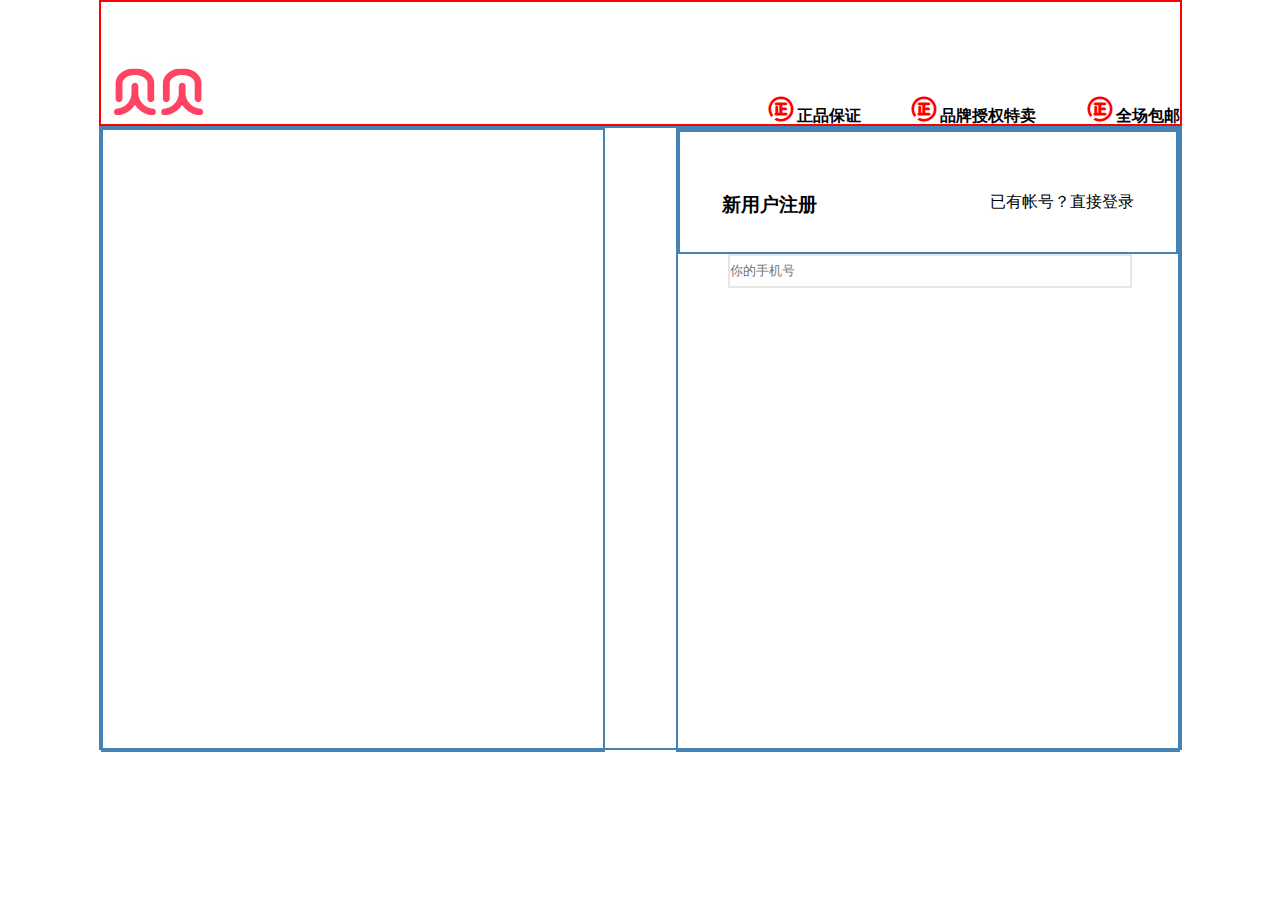
<file: index.html>
<!DOCTYPE html>
<html lang="en">

<head>
    <meta charset="UTF-8">
    <meta name="viewport" content="width=device-width, initial-scale=1.0">
    <meta http-equiv="X-UA-Compatible" content="ie=edge">
    <title>Document</title>
    <link rel="stylesheet" href="css/01.css">
    <link rel="stylesheet" href="./font/iconfont.css">

</head>

<body>
    <div class="header">
        <img src="./img/113f25eac3906f0d_114x60.jpg" alt="" srcset="">

        <div class="fr" id="youhead">
            <li><i class="iconfont icon-zhengban"></i>正品保证</li>
            <li><i class="iconfont icon-zhengban"></i>品牌授权特卖</li>
            <li><i class="iconfont icon-zhengban"></i>全场包邮</li>
        </div>

    </div>
    <div class="content">
        <div class="zuomain">

        </div>
        <div class="damain">
            <div class="main">
                <h3>新用户注册</h3>
                <span>已有帐号？直接登录</span>
            </div>
            <form action="">
                <input type="text" value="你的手机号" class="ipt">
            </form>
        </div>
    </div>
</body>

</html>
</file>
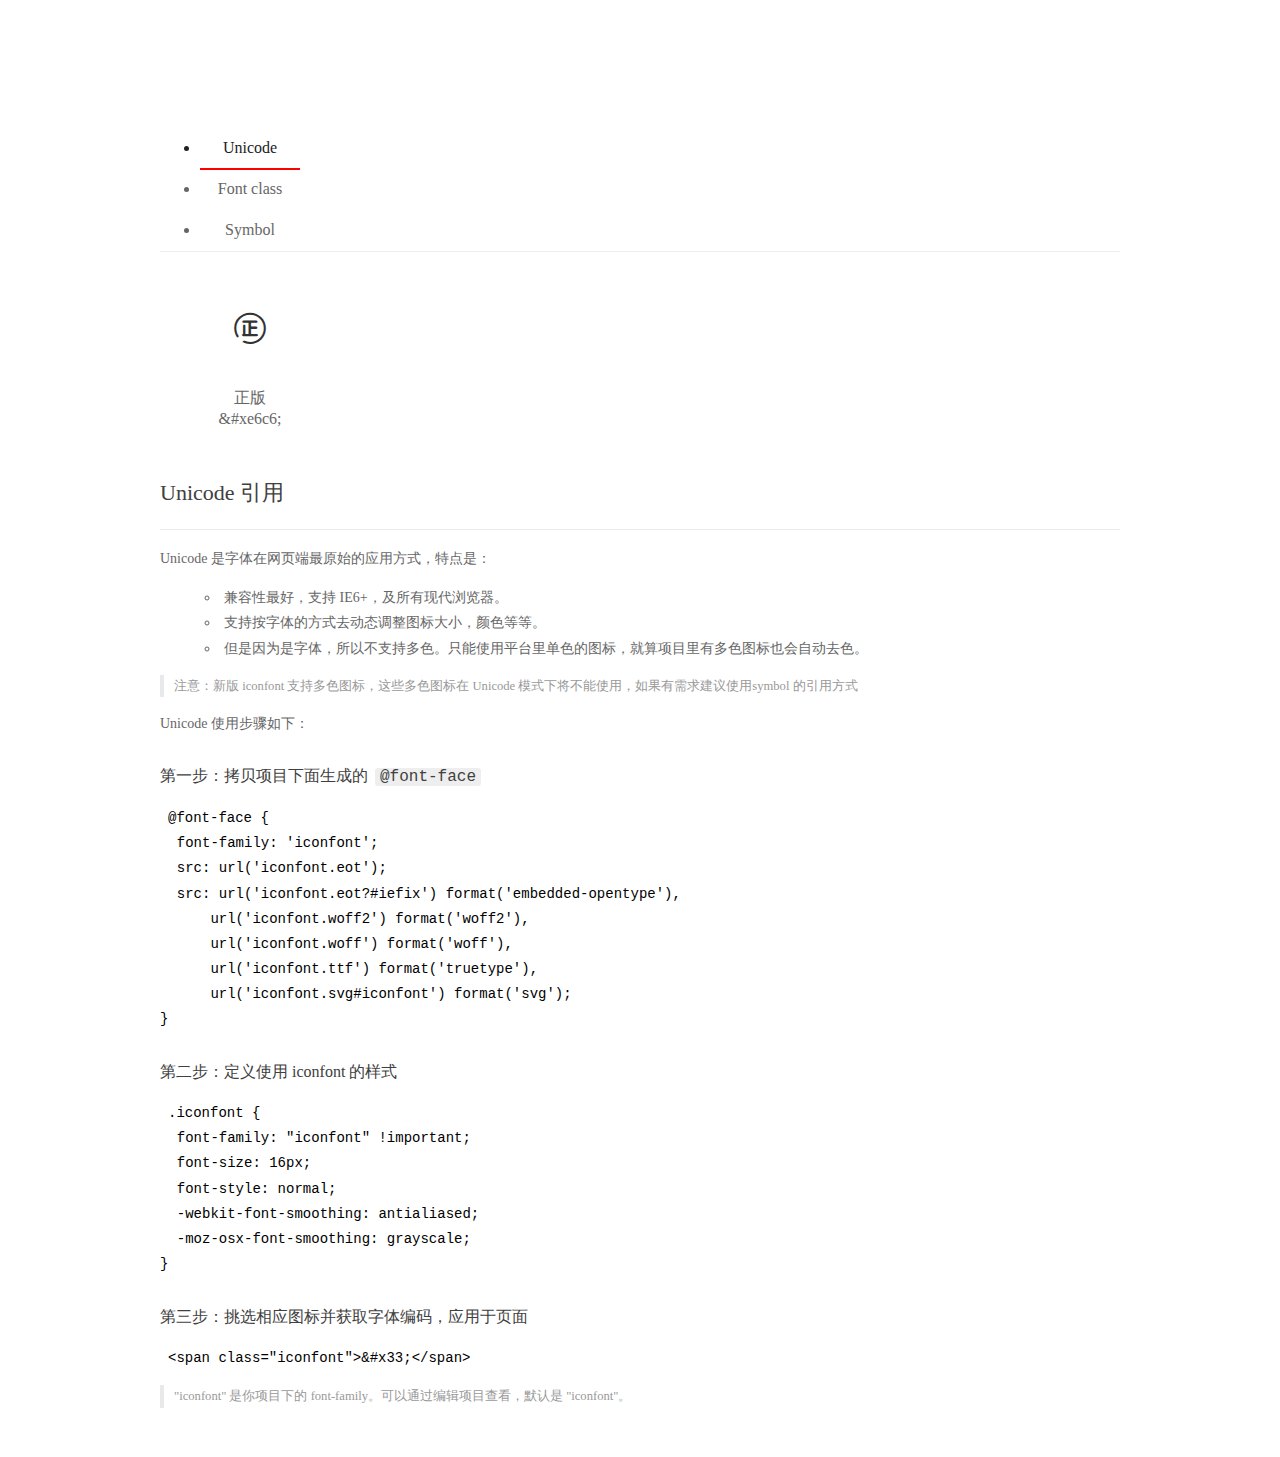
<file: font/demo_index.html>
<!DOCTYPE html>
<html>

<head>
    <meta charset="utf-8" />
    <title>IconFont Demo</title>
    <link rel="shortcut icon" href="https://gtms04.alicdn.com/tps/i4/TB1_oz6GVXXXXaFXpXXJDFnIXXX-64-64.ico" type="image/x-icon" />
    <link rel="stylesheet" href="https://g.alicdn.com/thx/cube/1.3.2/cube.min.css">
    <link rel="stylesheet" href="demo.css">
    <link rel="stylesheet" href="iconfont.css">
    <script src="iconfont.js"></script>
    <!-- jQuery -->
    <script src="https://a1.alicdn.com/oss/uploads/2018/12/26/7bfddb60-08e8-11e9-9b04-53e73bb6408b.js"></script>
    <!-- 代码高亮 -->
    <script src="https://a1.alicdn.com/oss/uploads/2018/12/26/a3f714d0-08e6-11e9-8a15-ebf944d7534c.js"></script>
</head>

<body>
    <div class="main">
        <h1 class="logo"><a href="https://www.iconfont.cn/" title="iconfont 首页" target="_blank">&#xe86b;</a></h1>
        <div class="nav-tabs">
            <ul id="tabs" class="dib-box">
                <li class="dib active"><span>Unicode</span></li>
                <li class="dib"><span>Font class</span></li>
                <li class="dib"><span>Symbol</span></li>
            </ul>

        </div>
        <div class="tab-container">
            <div class="content unicode" style="display: block;">
                <ul class="icon_lists dib-box">

                    <li class="dib">
                        <span class="icon iconfont">&#xe6c6;</span>
                        <div class="name">正版</div>
                        <div class="code-name">&amp;#xe6c6;</div>
                    </li>

                </ul>
                <div class="article markdown">
                    <h2 id="unicode-">Unicode 引用</h2>
                    <hr>

                    <p>Unicode 是字体在网页端最原始的应用方式，特点是：</p>
                    <ul>
                        <li>兼容性最好，支持 IE6+，及所有现代浏览器。</li>
                        <li>支持按字体的方式去动态调整图标大小，颜色等等。</li>
                        <li>但是因为是字体，所以不支持多色。只能使用平台里单色的图标，就算项目里有多色图标也会自动去色。</li>
                    </ul>
                    <blockquote>
                        <p>注意：新版 iconfont 支持多色图标，这些多色图标在 Unicode 模式下将不能使用，如果有需求建议使用symbol 的引用方式</p>
                    </blockquote>
                    <p>Unicode 使用步骤如下：</p>
                    <h3 id="-font-face">第一步：拷贝项目下面生成的 <code>@font-face</code></h3>
                    <pre><code class="language-css"
>@font-face {
  font-family: 'iconfont';
  src: url('iconfont.eot');
  src: url('iconfont.eot?#iefix') format('embedded-opentype'),
      url('iconfont.woff2') format('woff2'),
      url('iconfont.woff') format('woff'),
      url('iconfont.ttf') format('truetype'),
      url('iconfont.svg#iconfont') format('svg');
}
</code></pre>
                    <h3 id="-iconfont-">第二步：定义使用 iconfont 的样式</h3>
                    <pre><code class="language-css"
>.iconfont {
  font-family: "iconfont" !important;
  font-size: 16px;
  font-style: normal;
  -webkit-font-smoothing: antialiased;
  -moz-osx-font-smoothing: grayscale;
}
</code></pre>
                    <h3 id="-">第三步：挑选相应图标并获取字体编码，应用于页面</h3>
                    <pre>
<code class="language-html"
>&lt;span class="iconfont"&gt;&amp;#x33;&lt;/span&gt;
</code></pre>
                    <blockquote>
                        <p>"iconfont" 是你项目下的 font-family。可以通过编辑项目查看，默认是 "iconfont"。</p>
                    </blockquote>
                </div>
            </div>
            <div class="content font-class">
                <ul class="icon_lists dib-box">

                    <li class="dib">
                        <span class="icon iconfont icon-zhengban"></span>
                        <div class="name">
                            正版
                        </div>
                        <div class="code-name">.icon-zhengban
                        </div>
                    </li>

                </ul>
                <div class="article markdown">
                    <h2 id="font-class-">font-class 引用</h2>
                    <hr>

                    <p>font-class 是 Unicode 使用方式的一种变种，主要是解决 Unicode 书写不直观，语意不明确的问题。</p>
                    <p>与 Unicode 使用方式相比，具有如下特点：</p>
                    <ul>
                        <li>兼容性良好，支持 IE8+，及所有现代浏览器。</li>
                        <li>相比于 Unicode 语意明确，书写更直观。可以很容易分辨这个 icon 是什么。</li>
                        <li>因为使用 class 来定义图标，所以当要替换图标时，只需要修改 class 里面的 Unicode 引用。</li>
                        <li>不过因为本质上还是使用的字体，所以多色图标还是不支持的。</li>
                    </ul>
                    <p>使用步骤如下：</p>
                    <h3 id="-fontclass-">第一步：引入项目下面生成的 fontclass 代码：</h3>
                    <pre><code class="language-html">&lt;link rel="stylesheet" href="./iconfont.css"&gt;
</code></pre>
                    <h3 id="-">第二步：挑选相应图标并获取类名，应用于页面：</h3>
                    <pre><code class="language-html">&lt;span class="iconfont icon-xxx"&gt;&lt;/span&gt;
</code></pre>
                    <blockquote>
                        <p>" iconfont" 是你项目下的 font-family。可以通过编辑项目查看，默认是 "iconfont"。</p>
                    </blockquote>
                </div>
            </div>
            <div class="content symbol">
                <ul class="icon_lists dib-box">

                    <li class="dib">
                        <svg class="icon svg-icon" aria-hidden="true">
                  <use xlink:href="#icon-zhengban"></use>
                </svg>
                        <div class="name">正版</div>
                        <div class="code-name">#icon-zhengban</div>
                    </li>

                </ul>
                <div class="article markdown">
                    <h2 id="symbol-">Symbol 引用</h2>
                    <hr>

                    <p>这是一种全新的使用方式，应该说这才是未来的主流，也是平台目前推荐的用法。相关介绍可以参考这篇<a href="">文章</a> 这种用法其实是做了一个 SVG 的集合，与另外两种相比具有如下特点：</p>
                    <ul>
                        <li>支持多色图标了，不再受单色限制。</li>
                        <li>通过一些技巧，支持像字体那样，通过 <code>font-size</code>, <code>color</code> 来调整样式。</li>
                        <li>兼容性较差，支持 IE9+，及现代浏览器。</li>
                        <li>浏览器渲染 SVG 的性能一般，还不如 png。</li>
                    </ul>
                    <p>使用步骤如下：</p>
                    <h3 id="-symbol-">第一步：引入项目下面生成的 symbol 代码：</h3>
                    <pre><code class="language-html">&lt;script src="./iconfont.js"&gt;&lt;/script&gt;
</code></pre>
                    <h3 id="-css-">第二步：加入通用 CSS 代码（引入一次就行）：</h3>
                    <pre><code class="language-html">&lt;style&gt;
.icon {
  width: 1em;
  height: 1em;
  vertical-align: -0.15em;
  fill: currentColor;
  overflow: hidden;
}
&lt;/style&gt;
</code></pre>
                    <h3 id="-">第三步：挑选相应图标并获取类名，应用于页面：</h3>
                    <pre><code class="language-html">&lt;svg class="icon" aria-hidden="true"&gt;
  &lt;use xlink:href="#icon-xxx"&gt;&lt;/use&gt;
&lt;/svg&gt;
</code></pre>
                </div>
            </div>

        </div>
    </div>
    <script>
        $(document).ready(function() {
            $('.tab-container .content:first').show()

            $('#tabs li').click(function(e) {
                var tabContent = $('.tab-container .content')
                var index = $(this).index()

                if ($(this).hasClass('active')) {
                    return
                } else {
                    $('#tabs li').removeClass('active')
                    $(this).addClass('active')

                    tabContent.hide().eq(index).fadeIn()
                }
            })
        })
    </script>
</body>

</html>
</file>
<file: css/01.css>
* {
    margin: 0;
    padding: 0;
}

.header {
    border: 2px solid red;
    width: 1079px;
    height: 122px;
    margin: auto;
}

.header img {
    margin-top: 60px;
}

.fl {
    float: left;
}

.fr {
    float: right;
}

ul,
ol,
li {
    list-style: none;
}

#youhead {
    width: 415px;
    height: 122px;
    border: 2px solid purole;
    font-weight: bold;
    display: flex;
    justify-content: space-between;
}

#youhead li {
    margin-top: 90px;
}

.icon-zhengban {
    font-size: 32px;
    color: red;
}

.content {
    width: 1079px;
    height: 620px;
    border: 2px solid steelblue;
    margin: auto;
    display: flex;
    justify-content: space-between;
}

.zuomain {
    width: 500px;
    height: 620px;
    border: 2px solid steelblue;
}

.main {
    width: 500px;
    height: 100px;
    border: 2px solid steelblue;
    padding: 60px 42px;
    box-sizing: border-box;
    display: flex;
    justify-content: space-between;
}

.damain {
    width: 500px;
    height: 620px;
    border: 2px solid steelblue;
}

.ipt {
    border: 2px solid #E6E6E6;
    width: 400px;
    height: 30px;
    margin-left: 50px;
    color: #757575;
}
</file>
<file: font/iconfont.css>
@font-face {
    font-family: "iconfont";
    src: url('iconfont.eot?t=1583981003826');
    /* IE9 */
    src: url('iconfont.eot?t=1583981003826#iefix') format('embedded-opentype'), /* IE6-IE8 */
    url('[data-uri]') format('woff2'), url('iconfont.woff?t=1583981003826') format('woff'), url('iconfont.ttf?t=1583981003826') format('truetype'), /* chrome, firefox, opera, Safari, Android, iOS 4.2+ */
    url('iconfont.svg?t=1583981003826#iconfont') format('svg');
    /* iOS 4.1- */
}

.iconfont {
    font-family: "iconfont" !important;
    font-size: 32px;
    font-style: normal;
    -webkit-font-smoothing: antialiased;
    -moz-osx-font-smoothing: grayscale;
}

.icon-zhengban:before {
    content: "\e6c6";
}
</file>
<file: font/demo.css>
/* Logo 字体 */
@font-face {
  font-family: "iconfont logo";
  src: url('https://at.alicdn.com/t/font_985780_km7mi63cihi.eot?t=1545807318834');
  src: url('https://at.alicdn.com/t/font_985780_km7mi63cihi.eot?t=1545807318834#iefix') format('embedded-opentype'),
    url('https://at.alicdn.com/t/font_985780_km7mi63cihi.woff?t=1545807318834') format('woff'),
    url('https://at.alicdn.com/t/font_985780_km7mi63cihi.ttf?t=1545807318834') format('truetype'),
    url('https://at.alicdn.com/t/font_985780_km7mi63cihi.svg?t=1545807318834#iconfont') format('svg');
}

.logo {
  font-family: "iconfont logo";
  font-size: 160px;
  font-style: normal;
  -webkit-font-smoothing: antialiased;
  -moz-osx-font-smoothing: grayscale;
}

/* tabs */
.nav-tabs {
  position: relative;
}

.nav-tabs .nav-more {
  position: absolute;
  right: 0;
  bottom: 0;
  height: 42px;
  line-height: 42px;
  color: #666;
}

#tabs {
  border-bottom: 1px solid #eee;
}

#tabs li {
  cursor: pointer;
  width: 100px;
  height: 40px;
  line-height: 40px;
  text-align: center;
  font-size: 16px;
  border-bottom: 2px solid transparent;
  position: relative;
  z-index: 1;
  margin-bottom: -1px;
  color: #666;
}


#tabs .active {
  border-bottom-color: #f00;
  color: #222;
}

.tab-container .content {
  display: none;
}

/* 页面布局 */
.main {
  padding: 30px 100px;
  width: 960px;
  margin: 0 auto;
}

.main .logo {
  color: #333;
  text-align: left;
  margin-bottom: 30px;
  line-height: 1;
  height: 110px;
  margin-top: -50px;
  overflow: hidden;
  *zoom: 1;
}

.main .logo a {
  font-size: 160px;
  color: #333;
}

.helps {
  margin-top: 40px;
}

.helps pre {
  padding: 20px;
  margin: 10px 0;
  border: solid 1px #e7e1cd;
  background-color: #fffdef;
  overflow: auto;
}

.icon_lists {
  width: 100% !important;
  overflow: hidden;
  *zoom: 1;
}

.icon_lists li {
  width: 100px;
  margin-bottom: 10px;
  margin-right: 20px;
  text-align: center;
  list-style: none !important;
  cursor: default;
}

.icon_lists li .code-name {
  line-height: 1.2;
}

.icon_lists .icon {
  display: block;
  height: 100px;
  line-height: 100px;
  font-size: 42px;
  margin: 10px auto;
  color: #333;
  -webkit-transition: font-size 0.25s linear, width 0.25s linear;
  -moz-transition: font-size 0.25s linear, width 0.25s linear;
  transition: font-size 0.25s linear, width 0.25s linear;
}

.icon_lists .icon:hover {
  font-size: 100px;
}

.icon_lists .svg-icon {
  /* 通过设置 font-size 来改变图标大小 */
  width: 1em;
  /* 图标和文字相邻时，垂直对齐 */
  vertical-align: -0.15em;
  /* 通过设置 color 来改变 SVG 的颜色/fill */
  fill: currentColor;
  /* path 和 stroke 溢出 viewBox 部分在 IE 下会显示
      normalize.css 中也包含这行 */
  overflow: hidden;
}

.icon_lists li .name,
.icon_lists li .code-name {
  color: #666;
}

/* markdown 样式 */
.markdown {
  color: #666;
  font-size: 14px;
  line-height: 1.8;
}

.highlight {
  line-height: 1.5;
}

.markdown img {
  vertical-align: middle;
  max-width: 100%;
}

.markdown h1 {
  color: #404040;
  font-weight: 500;
  line-height: 40px;
  margin-bottom: 24px;
}

.markdown h2,
.markdown h3,
.markdown h4,
.markdown h5,
.markdown h6 {
  color: #404040;
  margin: 1.6em 0 0.6em 0;
  font-weight: 500;
  clear: both;
}

.markdown h1 {
  font-size: 28px;
}

.markdown h2 {
  font-size: 22px;
}

.markdown h3 {
  font-size: 16px;
}

.markdown h4 {
  font-size: 14px;
}

.markdown h5 {
  font-size: 12px;
}

.markdown h6 {
  font-size: 12px;
}

.markdown hr {
  height: 1px;
  border: 0;
  background: #e9e9e9;
  margin: 16px 0;
  clear: both;
}

.markdown p {
  margin: 1em 0;
}

.markdown>p,
.markdown>blockquote,
.markdown>.highlight,
.markdown>ol,
.markdown>ul {
  width: 80%;
}

.markdown ul>li {
  list-style: circle;
}

.markdown>ul li,
.markdown blockquote ul>li {
  margin-left: 20px;
  padding-left: 4px;
}

.markdown>ul li p,
.markdown>ol li p {
  margin: 0.6em 0;
}

.markdown ol>li {
  list-style: decimal;
}

.markdown>ol li,
.markdown blockquote ol>li {
  margin-left: 20px;
  padding-left: 4px;
}

.markdown code {
  margin: 0 3px;
  padding: 0 5px;
  background: #eee;
  border-radius: 3px;
}

.markdown strong,
.markdown b {
  font-weight: 600;
}

.markdown>table {
  border-collapse: collapse;
  border-spacing: 0px;
  empty-cells: show;
  border: 1px solid #e9e9e9;
  width: 95%;
  margin-bottom: 24px;
}

.markdown>table th {
  white-space: nowrap;
  color: #333;
  font-weight: 600;
}

.markdown>table th,
.markdown>table td {
  border: 1px solid #e9e9e9;
  padding: 8px 16px;
  text-align: left;
}

.markdown>table th {
  background: #F7F7F7;
}

.markdown blockquote {
  font-size: 90%;
  color: #999;
  border-left: 4px solid #e9e9e9;
  padding-left: 0.8em;
  margin: 1em 0;
}

.markdown blockquote p {
  margin: 0;
}

.markdown .anchor {
  opacity: 0;
  transition: opacity 0.3s ease;
  margin-left: 8px;
}

.markdown .waiting {
  color: #ccc;
}

.markdown h1:hover .anchor,
.markdown h2:hover .anchor,
.markdown h3:hover .anchor,
.markdown h4:hover .anchor,
.markdown h5:hover .anchor,
.markdown h6:hover .anchor {
  opacity: 1;
  display: inline-block;
}

.markdown>br,
.markdown>p>br {
  clear: both;
}


.hljs {
  display: block;
  background: white;
  padding: 0.5em;
  color: #333333;
  overflow-x: auto;
}

.hljs-comment,
.hljs-meta {
  color: #969896;
}

.hljs-string,
.hljs-variable,
.hljs-template-variable,
.hljs-strong,
.hljs-emphasis,
.hljs-quote {
  color: #df5000;
}

.hljs-keyword,
.hljs-selector-tag,
.hljs-type {
  color: #a71d5d;
}

.hljs-literal,
.hljs-symbol,
.hljs-bullet,
.hljs-attribute {
  color: #0086b3;
}

.hljs-section,
.hljs-name {
  color: #63a35c;
}

.hljs-tag {
  color: #333333;
}

.hljs-title,
.hljs-attr,
.hljs-selector-id,
.hljs-selector-class,
.hljs-selector-attr,
.hljs-selector-pseudo {
  color: #795da3;
}

.hljs-addition {
  color: #55a532;
  background-color: #eaffea;
}

.hljs-deletion {
  color: #bd2c00;
  background-color: #ffecec;
}

.hljs-link {
  text-decoration: underline;
}

/* 代码高亮 */
/* PrismJS 1.15.0
https://prismjs.com/download.html#themes=prism&languages=markup+css+clike+javascript */
/**
 * prism.js default theme for JavaScript, CSS and HTML
 * Based on dabblet (http://dabblet.com)
 * @author Lea Verou
 */
code[class*="language-"],
pre[class*="language-"] {
  color: black;
  background: none;
  text-shadow: 0 1px white;
  font-family: Consolas, Monaco, 'Andale Mono', 'Ubuntu Mono', monospace;
  text-align: left;
  white-space: pre;
  word-spacing: normal;
  word-break: normal;
  word-wrap: normal;
  line-height: 1.5;

  -moz-tab-size: 4;
  -o-tab-size: 4;
  tab-size: 4;

  -webkit-hyphens: none;
  -moz-hyphens: none;
  -ms-hyphens: none;
  hyphens: none;
}

pre[class*="language-"]::-moz-selection,
pre[class*="language-"] ::-moz-selection,
code[class*="language-"]::-moz-selection,
code[class*="language-"] ::-moz-selection {
  text-shadow: none;
  background: #b3d4fc;
}

pre[class*="language-"]::selection,
pre[class*="language-"] ::selection,
code[class*="language-"]::selection,
code[class*="language-"] ::selection {
  text-shadow: none;
  background: #b3d4fc;
}

@media print {

  code[class*="language-"],
  pre[class*="language-"] {
    text-shadow: none;
  }
}

/* Code blocks */
pre[class*="language-"] {
  padding: 1em;
  margin: .5em 0;
  overflow: auto;
}

:not(pre)>code[class*="language-"],
pre[class*="language-"] {
  background: #f5f2f0;
}

/* Inline code */
:not(pre)>code[class*="language-"] {
  padding: .1em;
  border-radius: .3em;
  white-space: normal;
}

.token.comment,
.token.prolog,
.token.doctype,
.token.cdata {
  color: slategray;
}

.token.punctuation {
  color: #999;
}

.namespace {
  opacity: .7;
}

.token.property,
.token.tag,
.token.boolean,
.token.number,
.token.constant,
.token.symbol,
.token.deleted {
  color: #905;
}

.token.selector,
.token.attr-name,
.token.string,
.token.char,
.token.builtin,
.token.inserted {
  color: #690;
}

.token.operator,
.token.entity,
.token.url,
.language-css .token.string,
.style .token.string {
  color: #9a6e3a;
  background: hsla(0, 0%, 100%, .5);
}

.token.atrule,
.token.attr-value,
.token.keyword {
  color: #07a;
}

.token.function,
.token.class-name {
  color: #DD4A68;
}

.token.regex,
.token.important,
.token.variable {
  color: #e90;
}

.token.important,
.token.bold {
  font-weight: bold;
}

.token.italic {
  font-style: italic;
}

.token.entity {
  cursor: help;
}
</file>
